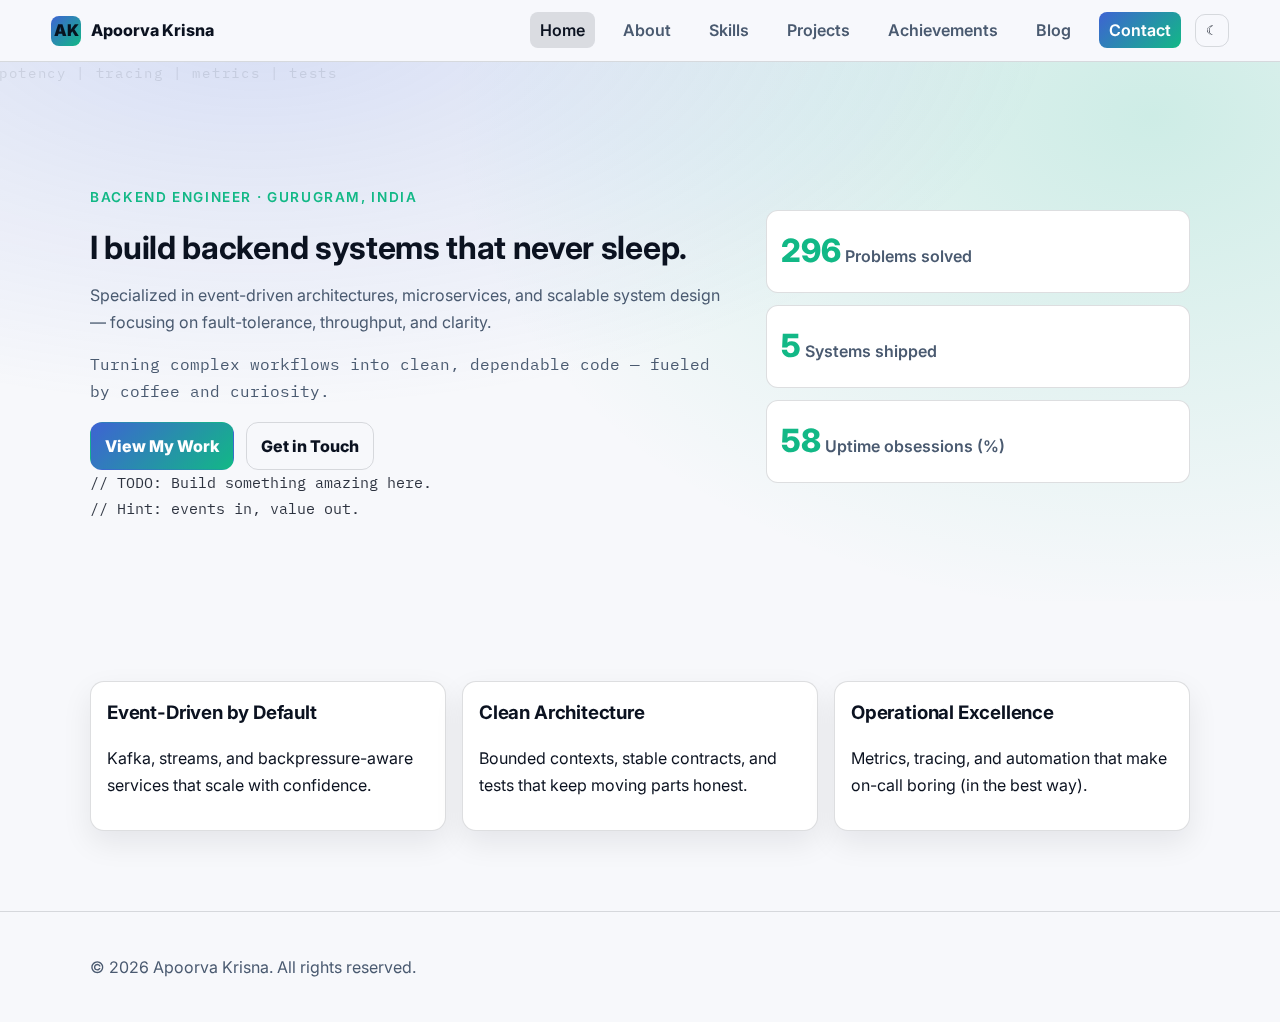
<file: index.html>
<!DOCTYPE html>
<html lang="en" data-theme="dark">
  <head>
    <meta charset="utf-8" />
    <meta name="viewport" content="width=device-width, initial-scale=1" />
    <meta name="description" content="Apoorva Krisna — Backend Software Engineer in Gurugram, India. Portfolio, projects, writing, and contact." />
    <title>Apoorva Krisna — Backend Engineer</title>

    <meta property="og:title" content="Apoorva Krisna — Backend Engineer" />
    <meta property="og:description" content="Event‑driven architectures, microservices, and scalable system design." />
    <meta property="og:type" content="website" />
    <meta property="og:url" content="https://apoorvakrisna.com/" />
    <meta property="og:image" content="https://apoorvakrisna.com/profile.jpeg" />
    <meta name="twitter:card" content="summary_large_image" />
    <meta name="theme-color" content="#1e3a8a" />

    <link rel="preconnect" href="https://fonts.googleapis.com" />
    <link rel="preconnect" href="https://fonts.gstatic.com" crossorigin />
    <link href="https://fonts.googleapis.com/css2?family=Inter:wght@300;400;500;600;700;800&family=IBM+Plex+Mono:wght@400;600&display=swap" rel="stylesheet" />

    <link rel="stylesheet" href="./styles.css" />
    <link rel="icon" type="image/jpeg" href="./profile.jpeg" />
  </head>
  <body>
    <header class="site-header">
      <a class="brand" href="index.html" aria-label="Home">
        <span class="brand-mark">AK</span>
        <span class="brand-text">Apoorva Krisna</span>
      </a>
      <nav class="site-nav" id="siteNav" aria-label="Primary">
        <ul>
          <li><a href="index.html">Home</a></li>
          <li><a href="about.html">About</a></li>
          <li><a href="skills.html">Skills</a></li>
          <li><a href="projects.html">Projects</a></li>
          <li><a href="achievements.html">Achievements</a></li>
          <li><a href="blog.html">Blog</a></li>
          <li><a class="cta" href="contact.html">Contact</a></li>
        </ul>
      </nav>
      <button class="nav-toggle" id="navToggle" aria-label="Toggle navigation" aria-expanded="false">
        <span class="nav-toggle-bar"></span>
        <span class="nav-toggle-bar"></span>
        <span class="nav-toggle-bar"></span>
      </button>
      <button class="theme-toggle" id="themeToggle" aria-label="Toggle color theme">☾</button>
    </header>

    <main>
      <section class="hero-landing">
        <div class="code-bg" aria-hidden="true"></div>
        <div class="container hero-inner">
          <div class="hero-copy reveal">
            <p class="eyebrow">Backend Engineer · Gurugram, India</p>
            <h1>I build backend systems that never sleep.</h1>
            <p class="subtitle">
              Specialized in event-driven architectures, microservices, and scalable
              system design — focusing on fault-tolerance, throughput, and clarity.
            </p>
            <p class="microcopy">Turning complex workflows into clean, dependable code — fueled by coffee and curiosity.</p>
            <div class="hero-cta">
              <a class="btn btn-primary" href="projects.html">View My Work</a>
              <a class="btn btn-outline" href="contact.html">Get in Touch</a>
            </div>
            <div class="callout code-flair">
              <pre><code>// TODO: Build something amazing here.
// Hint: events in, value out.
</code></pre>
            </div>
          </div>
          <aside class="hero-aside reveal">
            <div class="stat">
              <span class="stat-num" data-counter="500">0</span>
              <span class="stat-label">Problems solved</span>
            </div>
            <div class="stat">
              <span class="stat-num" data-counter="9">0</span>
              <span class="stat-label">Systems shipped</span>
            </div>
            <div class="stat">
              <span class="stat-num" data-counter="99">0</span>
              <span class="stat-label">Uptime obsessions (%)</span>
            </div>
          </aside>
        </div>
      </section>

      <section class="section container features">
        <article class="feature reveal">
          <h3>Event-Driven by Default</h3>
          <p>Kafka, streams, and backpressure-aware services that scale with confidence.</p>
        </article>
        <article class="feature reveal">
          <h3>Clean Architecture</h3>
          <p>Bounded contexts, stable contracts, and tests that keep moving parts honest.</p>
        </article>
        <article class="feature reveal">
          <h3>Operational Excellence</h3>
          <p>Metrics, tracing, and automation that make on-call boring (in the best way).</p>
        </article>
      </section>
    </main>

    <footer class="site-footer">
      <div class="container">
        <p>© <span id="year"></span> Apoorva Krisna. All rights reserved.</p>
      </div>
    </footer>

    <script src="./script.js" defer></script>
  </body>
</html>
</file>
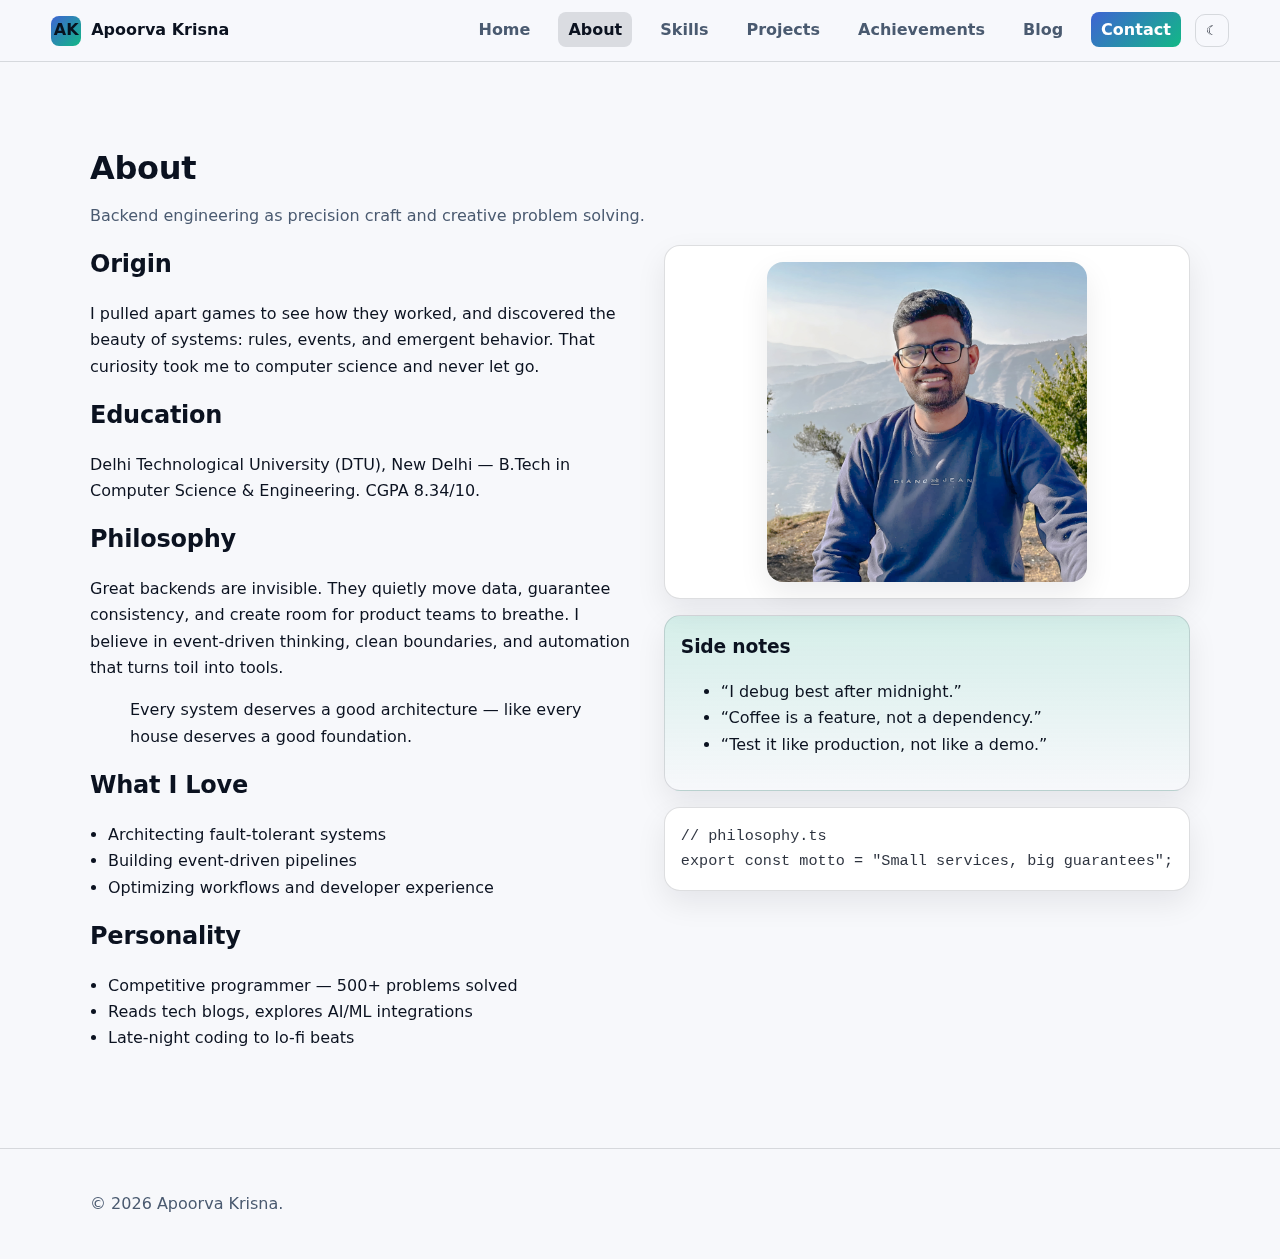
<file: about.html>
<!DOCTYPE html>
<html lang="en" data-theme="dark">
  <head>
    <meta charset="utf-8" />
    <meta name="viewport" content="width=device-width, initial-scale=1" />
    <title>About — Apoorva Krisna</title>
    <link rel="stylesheet" href="./styles.css" />
    <link rel="icon" type="image/jpeg" href="./profile.jpeg" />
  </head>
  <body>
    <header class="site-header">
      <a class="brand" href="index.html"><span class="brand-mark">AK</span><span class="brand-text">Apoorva Krisna</span></a>
      <nav class="site-nav" id="siteNav" aria-label="Primary">
        <ul>
          <li><a href="index.html">Home</a></li>
          <li><a href="about.html">About</a></li>
          <li><a href="skills.html">Skills</a></li>
          <li><a href="projects.html">Projects</a></li>
          <li><a href="achievements.html">Achievements</a></li>
          <li><a href="blog.html">Blog</a></li>
          <li><a class="cta" href="contact.html">Contact</a></li>
        </ul>
      </nav>
      <button class="nav-toggle" id="navToggle" aria-label="Toggle navigation" aria-expanded="false">
        <span class="nav-toggle-bar"></span><span class="nav-toggle-bar"></span><span class="nav-toggle-bar"></span>
      </button>
      <button class="theme-toggle" id="themeToggle" aria-label="Toggle color theme">☾</button>
    </header>

    <main class="container section">
      <header class="page-header reveal">
        <h1>About</h1>
        <p class="subtitle">Backend engineering as precision craft and creative problem solving.</p>
      </header>

      <div class="about-layout">
        <article class="about-main reveal">
          <h2>Origin</h2>
          <p>I pulled apart games to see how they worked, and discovered the beauty of systems: rules, events, and emergent behavior. That curiosity took me to computer science and never let go.</p>

          <h2>Education</h2>
          <p>Delhi Technological University (DTU), New Delhi — B.Tech in Computer Science & Engineering. CGPA 8.34/10.</p>

          <h2>Philosophy</h2>
          <p>Great backends are invisible. They quietly move data, guarantee consistency, and create room for product teams to breathe. I believe in event-driven thinking, clean boundaries, and automation that turns toil into tools.</p>

          <blockquote class="quote">
            <p>Every system deserves a good architecture — like every house deserves a good foundation.</p>
          </blockquote>

          <h2>What I Love</h2>
          <ul class="list">
            <li>Architecting fault-tolerant systems</li>
            <li>Building event-driven pipelines</li>
            <li>Optimizing workflows and developer experience</li>
          </ul>

          <h2>Personality</h2>
          <ul class="list">
            <li>Competitive programmer — 500+ problems solved</li>
            <li>Reads tech blogs, explores AI/ML integrations</li>
            <li>Late-night coding to lo-fi beats</li>
          </ul>
        </article>

        <aside class="about-side reveal">
          <div class="card profile-photo">
            <img src="./profile.jpeg" alt="Apoorva Krisna profile photo" />
          </div>
          <div class="card note">
            <h3>Side notes</h3>
            <ul>
              <li>“I debug best after midnight.”</li>
              <li>“Coffee is a feature, not a dependency.”</li>
              <li>“Test it like production, not like a demo.”</li>
            </ul>
          </div>
          <div class="card code-flair">
            <pre><code>// philosophy.ts
export const motto = "Small services, big guarantees";
</code></pre>
          </div>
        </aside>
      </div>
    </main>

    <footer class="site-footer"><div class="container"><p>© <span id="year"></span> Apoorva Krisna.</p></div></footer>
    <script src="./script.js" defer></script>
  </body>
</html>
</file>
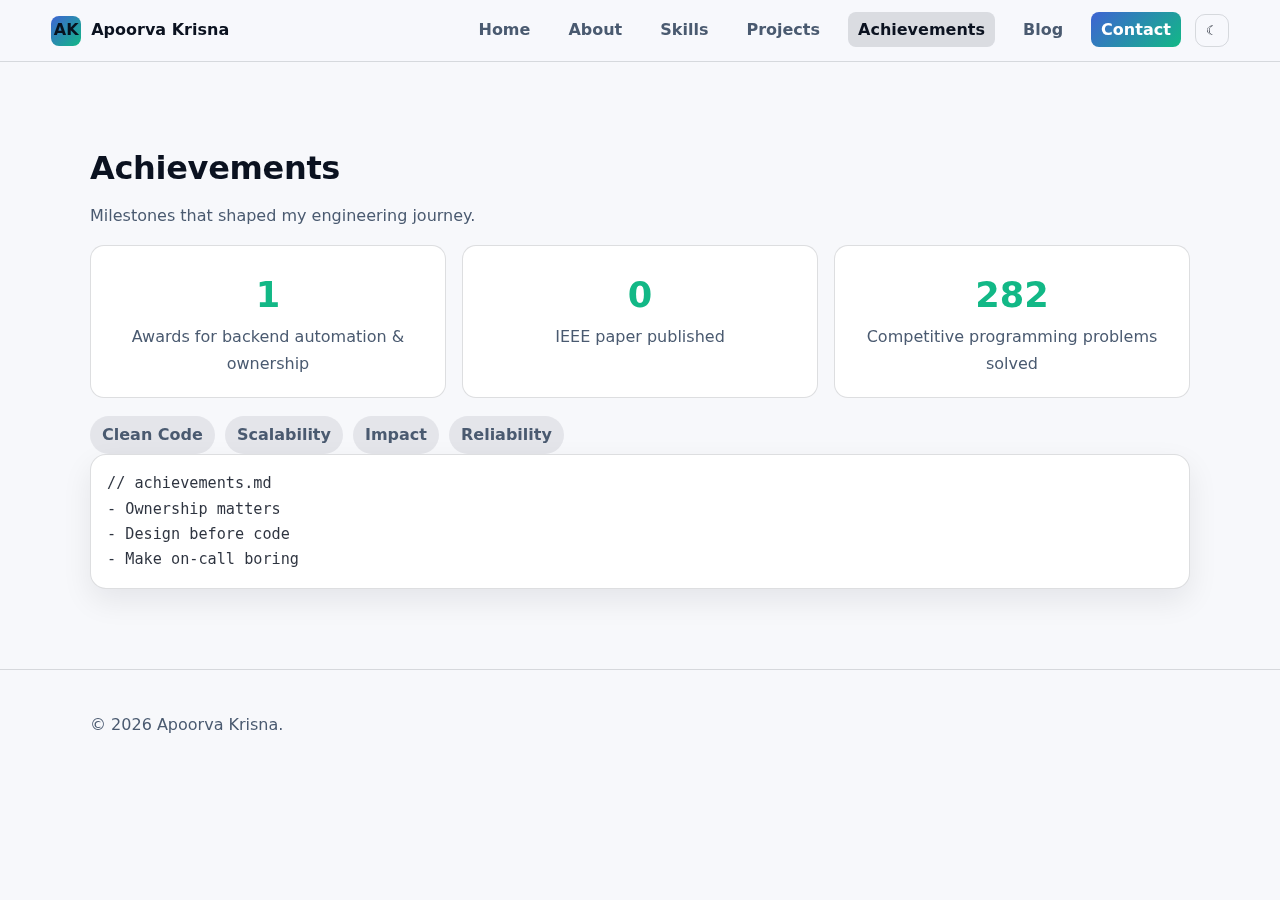
<file: achievements.html>
<!DOCTYPE html>
<html lang="en" data-theme="dark">
  <head>
    <meta charset="utf-8" />
    <meta name="viewport" content="width=device-width, initial-scale=1" />
    <title>Achievements — Apoorva Krisna</title>
    <link rel="stylesheet" href="./styles.css" />
    <link rel="icon" type="image/jpeg" href="./profile.jpeg" />
  </head>
  <body>
    <header class="site-header">
      <a class="brand" href="index.html"><span class="brand-mark">AK</span><span class="brand-text">Apoorva Krisna</span></a>
      <nav class="site-nav" id="siteNav" aria-label="Primary">
        <ul>
          <li><a href="index.html">Home</a></li>
          <li><a href="about.html">About</a></li>
          <li><a href="skills.html">Skills</a></li>
          <li><a href="projects.html">Projects</a></li>
          <li><a href="achievements.html">Achievements</a></li>
          <li><a href="blog.html">Blog</a></li>
          <li><a class="cta" href="contact.html">Contact</a></li>
        </ul>
      </nav>
      <button class="nav-toggle" id="navToggle" aria-label="Toggle navigation" aria-expanded="false">
        <span class="nav-toggle-bar"></span><span class="nav-toggle-bar"></span><span class="nav-toggle-bar"></span>
      </button>
      <button class="theme-toggle" id="themeToggle" aria-label="Toggle color theme">☾</button>
    </header>

    <main class="container section">
      <header class="page-header reveal">
        <h1>Achievements</h1>
        <p class="subtitle">Milestones that shaped my engineering journey.</p>
      </header>

      <section class="counters" aria-label="Achievement counters">
        <div class="counter-card reveal">
          <div class="counter-num" data-counter="3">0</div>
          <div class="counter-label">Awards for backend automation & ownership</div>
        </div>
        <div class="counter-card reveal">
          <div class="counter-num" data-counter="1">0</div>
          <div class="counter-label">IEEE paper published</div>
        </div>
        <div class="counter-card reveal">
          <div class="counter-num" data-counter="500">0</div>
          <div class="counter-label">Competitive programming problems solved</div>
        </div>
      </section>

      <section class="badges reveal">
        <span class="badge">Clean Code</span>
        <span class="badge">Scalability</span>
        <span class="badge">Impact</span>
        <span class="badge">Reliability</span>
      </section>

      <div class="card code-flair reveal">
        <pre><code>// achievements.md
- Ownership matters
- Design before code
- Make on-call boring
</code></pre>
      </div>
    </main>

    <footer class="site-footer"><div class="container"><p>© <span id="year"></span> Apoorva Krisna.</p></div></footer>
    <script src="./script.js" defer></script>
  </body>
</html>
</file>
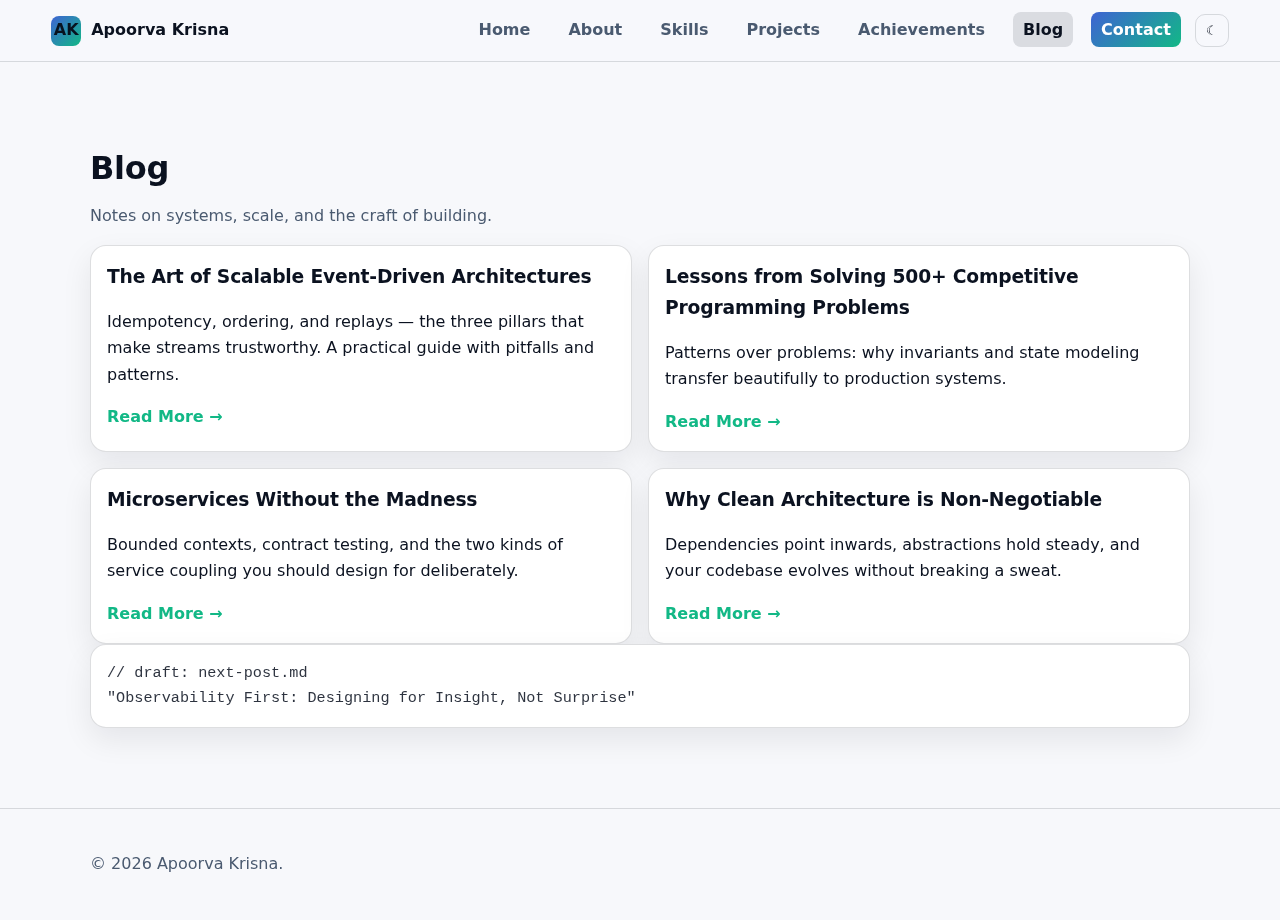
<file: blog.html>
<!DOCTYPE html>
<html lang="en" data-theme="dark">
  <head>
    <meta charset="utf-8" />
    <meta name="viewport" content="width=device-width, initial-scale=1" />
    <title>Blog — Apoorva Krisna</title>
    <link rel="stylesheet" href="./styles.css" />
    <link rel="icon" type="image/jpeg" href="./profile.jpeg" />
  </head>
  <body>
    <header class="site-header">
      <a class="brand" href="index.html"><span class="brand-mark">AK</span><span class="brand-text">Apoorva Krisna</span></a>
      <nav class="site-nav" id="siteNav" aria-label="Primary">
        <ul>
          <li><a href="index.html">Home</a></li>
          <li><a href="about.html">About</a></li>
          <li><a href="skills.html">Skills</a></li>
          <li><a href="projects.html">Projects</a></li>
          <li><a href="achievements.html">Achievements</a></li>
          <li><a href="blog.html">Blog</a></li>
          <li><a class="cta" href="contact.html">Contact</a></li>
        </ul>
      </nav>
      <button class="nav-toggle" id="navToggle" aria-label="Toggle navigation" aria-expanded="false">
        <span class="nav-toggle-bar"></span><span class="nav-toggle-bar"></span><span class="nav-toggle-bar"></span>
      </button>
      <button class="theme-toggle" id="themeToggle" aria-label="Toggle color theme">☾</button>
    </header>

    <main class="container section">
      <header class="page-header reveal">
        <h1>Blog</h1>
        <p class="subtitle">Notes on systems, scale, and the craft of building.</p>
      </header>

      <div class="blog-grid">
        <article class="card blog-card reveal">
          <h3>The Art of Scalable Event-Driven Architectures</h3>
          <p>Idempotency, ordering, and replays — the three pillars that make streams trustworthy. A practical guide with pitfalls and patterns.</p>
          <a class="read-more" href="#">Read More →</a>
        </article>
        <article class="card blog-card reveal">
          <h3>Lessons from Solving 500+ Competitive Programming Problems</h3>
          <p>Patterns over problems: why invariants and state modeling transfer beautifully to production systems.</p>
          <a class="read-more" href="#">Read More →</a>
        </article>
        <article class="card blog-card reveal">
          <h3>Microservices Without the Madness</h3>
          <p>Bounded contexts, contract testing, and the two kinds of service coupling you should design for deliberately.</p>
          <a class="read-more" href="#">Read More →</a>
        </article>
        <article class="card blog-card reveal">
          <h3>Why Clean Architecture is Non-Negotiable</h3>
          <p>Dependencies point inwards, abstractions hold steady, and your codebase evolves without breaking a sweat.</p>
          <a class="read-more" href="#">Read More →</a>
        </article>
      </div>

      <div class="card code-flair reveal">
        <pre><code>// draft: next-post.md
"Observability First: Designing for Insight, Not Surprise"
</code></pre>
      </div>
    </main>

    <footer class="site-footer"><div class="container"><p>© <span id="year"></span> Apoorva Krisna.</p></div></footer>
    <script src="./script.js" defer></script>
  </body>
</html>
</file>
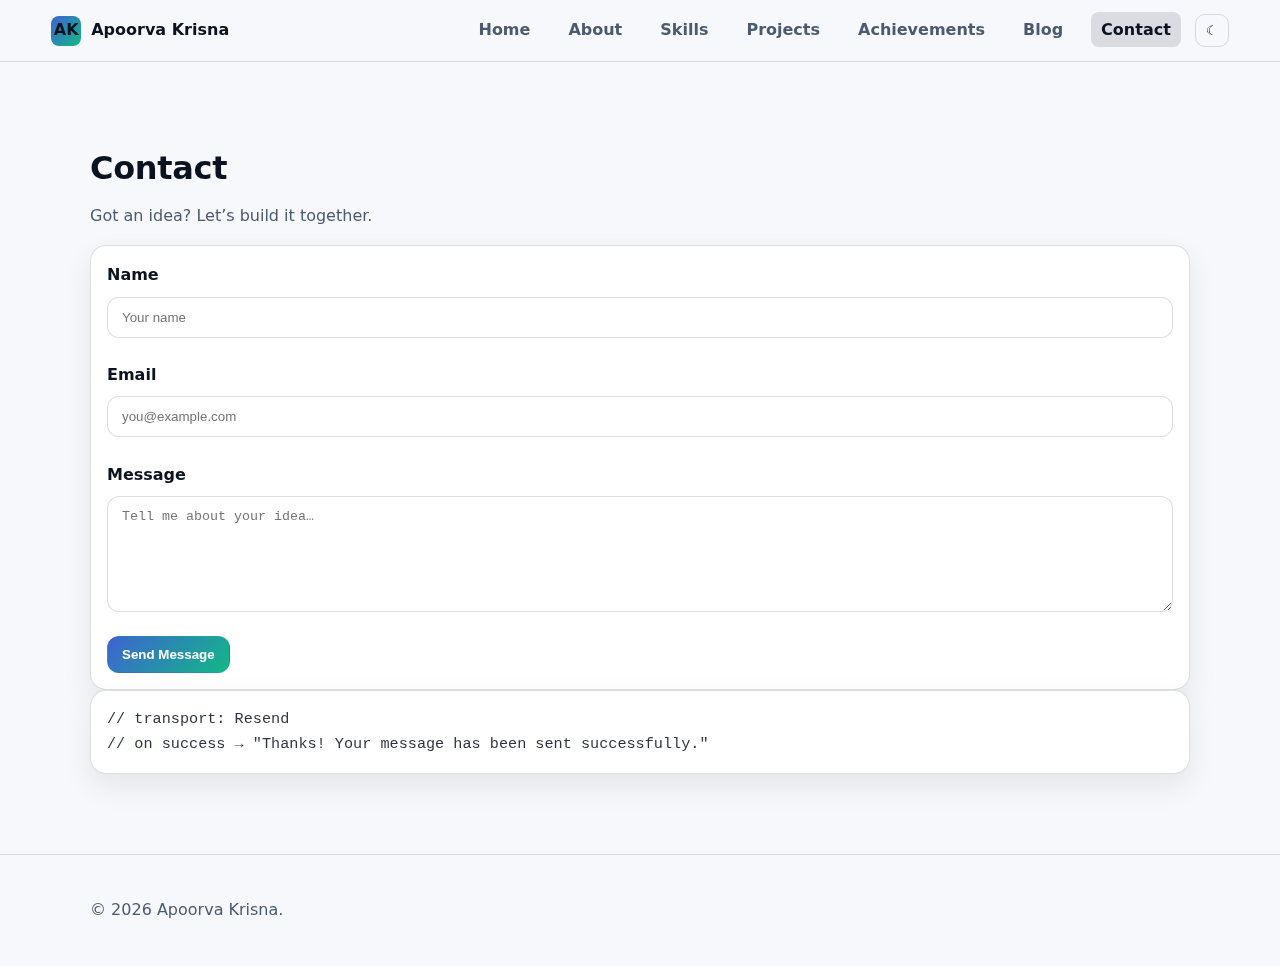
<file: contact.html>
<!DOCTYPE html>
<html lang="en" data-theme="dark">
  <head>
    <meta charset="utf-8" />
    <meta name="viewport" content="width=device-width, initial-scale=1" />
    <title>Contact — Apoorva Krisna</title>
    <link rel="stylesheet" href="./styles.css" />
    <link rel="icon" type="image/jpeg" href="./profile.jpeg" />
  </head>
  <body>
    <header class="site-header">
      <a class="brand" href="index.html"><span class="brand-mark">AK</span><span class="brand-text">Apoorva Krisna</span></a>
      <nav class="site-nav" id="siteNav" aria-label="Primary">
        <ul>
          <li><a href="index.html">Home</a></li>
          <li><a href="about.html">About</a></li>
          <li><a href="skills.html">Skills</a></li>
          <li><a href="projects.html">Projects</a></li>
          <li><a href="achievements.html">Achievements</a></li>
          <li><a href="blog.html">Blog</a></li>
          <li><a class="cta" href="contact.html">Contact</a></li>
        </ul>
      </nav>
      <button class="nav-toggle" id="navToggle" aria-label="Toggle navigation" aria-expanded="false">
        <span class="nav-toggle-bar"></span><span class="nav-toggle-bar"></span><span class="nav-toggle-bar"></span>
      </button>
      <button class="theme-toggle" id="themeToggle" aria-label="Toggle color theme">☾</button>
    </header>

    <main class="container section">
      <header class="page-header reveal">
        <h1>Contact</h1>
        <p class="subtitle">Got an idea? Let’s build it together.</p>
      </header>

      <form id="contactForm" class="contact-form card reveal" novalidate>
        <div class="form-row">
          <label for="name">Name</label>
          <input id="name" name="name" type="text" placeholder="Your name" required />
          <span class="field-hint" data-for="name"></span>
        </div>
        <div class="form-row">
          <label for="email">Email</label>
          <input id="email" name="email" type="email" placeholder="you@example.com" required />
          <span class="field-hint" data-for="email"></span>
        </div>
        <div class="form-row">
          <label for="message">Message</label>
          <textarea id="message" name="message" rows="6" placeholder="Tell me about your idea…" required></textarea>
          <span class="field-hint" data-for="message"></span>
        </div>
        <div class="form-actions">
          <button type="submit" class="btn btn-primary">Send Message</button>
          <p class="form-status" id="formStatus" role="status" aria-live="polite"></p>
        </div>
      </form>

      <div class="card code-flair reveal">
        <pre><code>// transport: Resend
// on success → "Thanks! Your message has been sent successfully."
</code></pre>
      </div>
    </main>

    <footer class="site-footer"><div class="container"><p>© <span id="year"></span> Apoorva Krisna.</p></div></footer>
    <script src="./script.js" defer></script>
  </body>
</html>
</file>
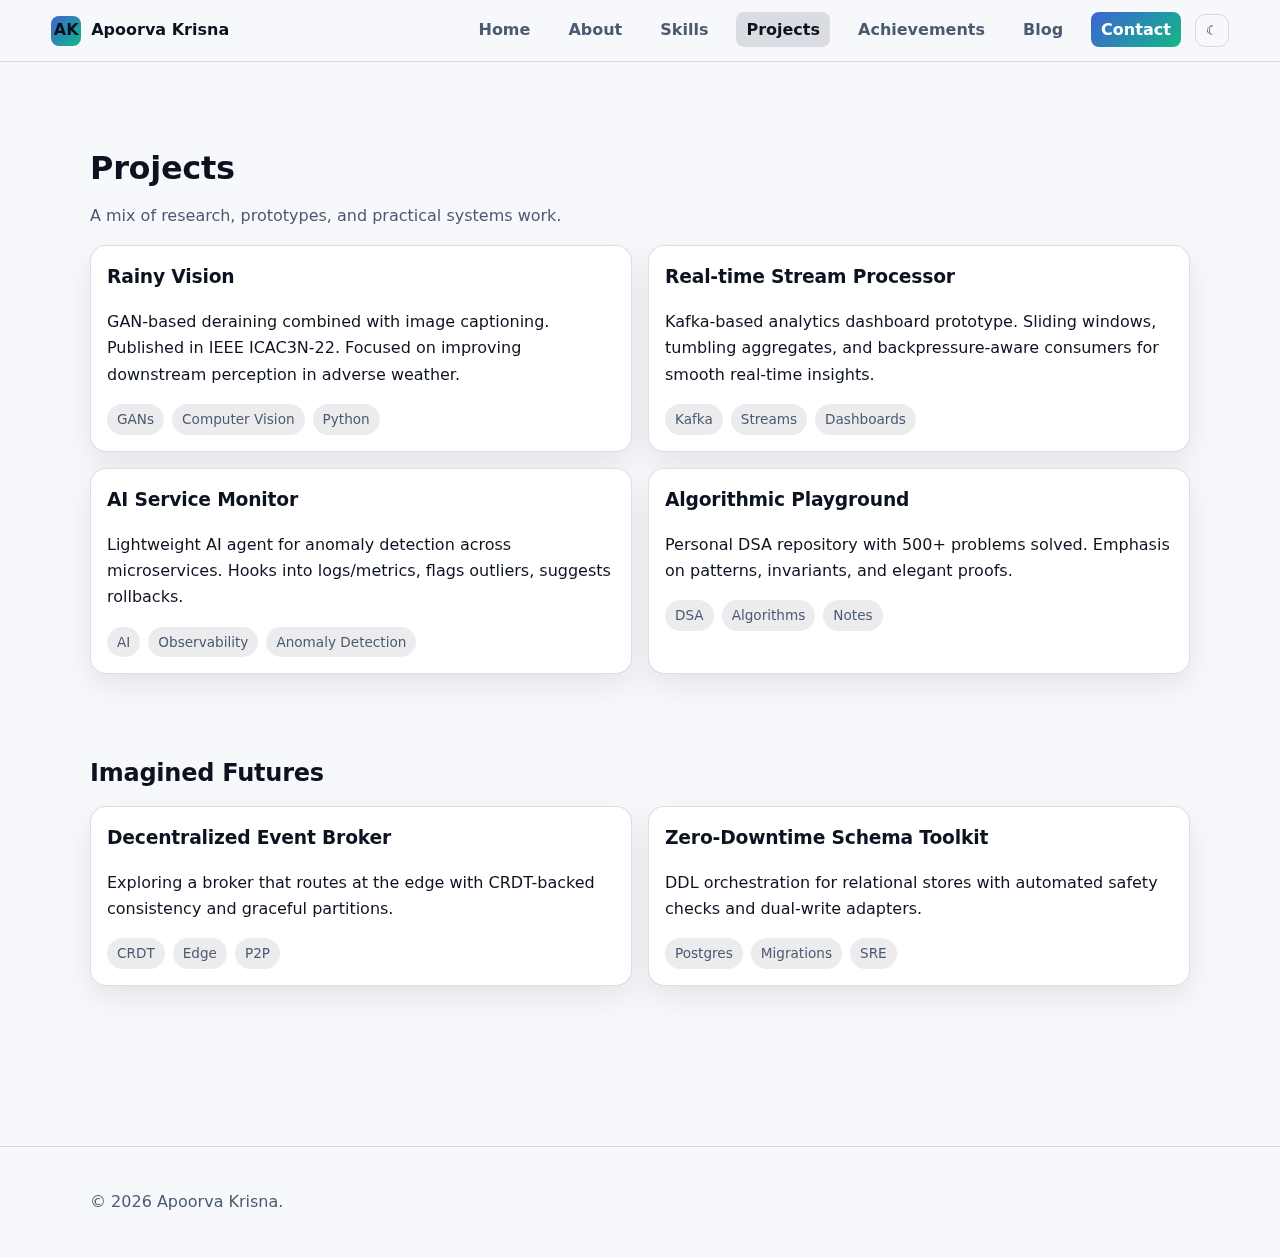
<file: projects.html>
<!DOCTYPE html>
<html lang="en" data-theme="dark">
  <head>
    <meta charset="utf-8" />
    <meta name="viewport" content="width=device-width, initial-scale=1" />
    <title>Projects — Apoorva Krisna</title>
    <link rel="stylesheet" href="./styles.css" />
    <link rel="icon" type="image/jpeg" href="./profile.jpeg" />
  </head>
  <body>
    <header class="site-header">
      <a class="brand" href="index.html"><span class="brand-mark">AK</span><span class="brand-text">Apoorva Krisna</span></a>
      <nav class="site-nav" id="siteNav" aria-label="Primary">
        <ul>
          <li><a href="index.html">Home</a></li>
          <li><a href="about.html">About</a></li>
          <li><a href="skills.html">Skills</a></li>
          <li><a href="projects.html">Projects</a></li>
          <li><a href="achievements.html">Achievements</a></li>
          <li><a href="blog.html">Blog</a></li>
          <li><a class="cta" href="contact.html">Contact</a></li>
        </ul>
      </nav>
      <button class="nav-toggle" id="navToggle" aria-label="Toggle navigation" aria-expanded="false">
        <span class="nav-toggle-bar"></span><span class="nav-toggle-bar"></span><span class="nav-toggle-bar"></span>
      </button>
      <button class="theme-toggle" id="themeToggle" aria-label="Toggle color theme">☾</button>
    </header>

    <main class="container section">
      <header class="page-header reveal">
        <h1>Projects</h1>
        <p class="subtitle">A mix of research, prototypes, and practical systems work.</p>
      </header>

      <div class="projects-grid">
        <article class="card project reveal">
          <h3>Rainy Vision</h3>
          <p>GAN-based deraining combined with image captioning. Published in IEEE ICAC3N-22. Focused on improving downstream perception in adverse weather.</p>
          <ul class="tags"><li>GANs</li><li>Computer Vision</li><li>Python</li></ul>
        </article>

        <article class="card project reveal">
          <h3>Real-time Stream Processor</h3>
          <p>Kafka-based analytics dashboard prototype. Sliding windows, tumbling aggregates, and backpressure-aware consumers for smooth real-time insights.</p>
          <ul class="tags"><li>Kafka</li><li>Streams</li><li>Dashboards</li></ul>
        </article>

        <article class="card project reveal">
          <h3>AI Service Monitor</h3>
          <p>Lightweight AI agent for anomaly detection across microservices. Hooks into logs/metrics, flags outliers, suggests rollbacks.</p>
          <ul class="tags"><li>AI</li><li>Observability</li><li>Anomaly Detection</li></ul>
        </article>

        <article class="card project reveal">
          <h3>Algorithmic Playground</h3>
          <p>Personal DSA repository with 500+ problems solved. Emphasis on patterns, invariants, and elegant proofs.</p>
          <ul class="tags"><li>DSA</li><li>Algorithms</li><li>Notes</li></ul>
        </article>
      </div>

      <section class="section">
        <h2 class="reveal">Imagined Futures</h2>
        <div class="projects-grid">
          <article class="card project reveal">
            <h3>Decentralized Event Broker</h3>
            <p>Exploring a broker that routes at the edge with CRDT-backed consistency and graceful partitions.</p>
            <ul class="tags"><li>CRDT</li><li>Edge</li><li>P2P</li></ul>
          </article>
          <article class="card project reveal">
            <h3>Zero-Downtime Schema Toolkit</h3>
            <p>DDL orchestration for relational stores with automated safety checks and dual-write adapters.</p>
            <ul class="tags"><li>Postgres</li><li>Migrations</li><li>SRE</li></ul>
          </article>
        </div>
      </section>
    </main>

    <footer class="site-footer"><div class="container"><p>© <span id="year"></span> Apoorva Krisna.</p></div></footer>
    <script src="./script.js" defer></script>
  </body>
</html>
</file>
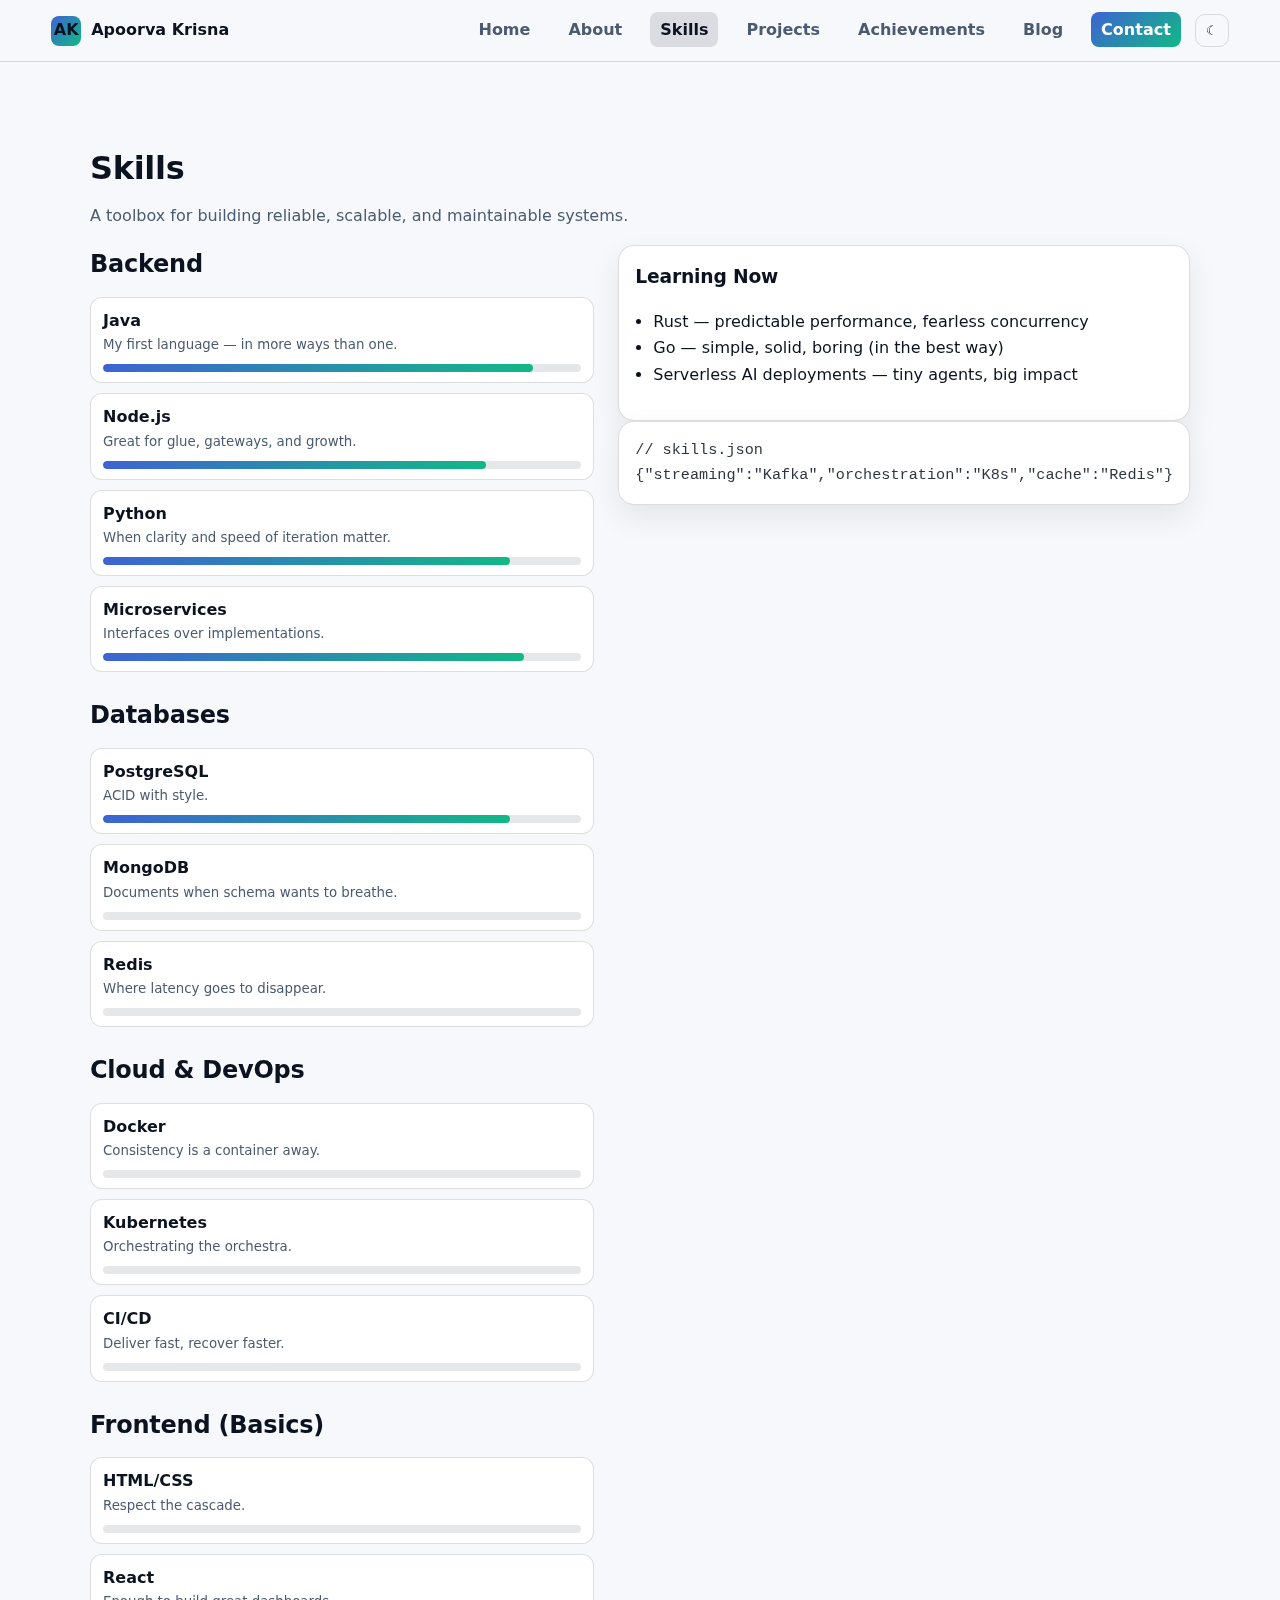
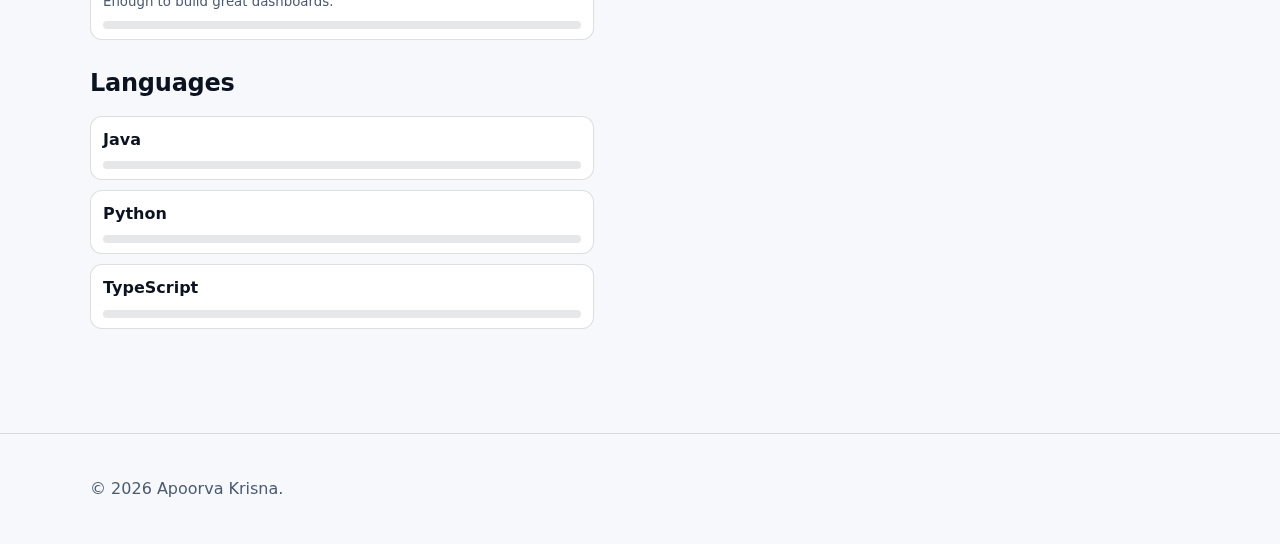
<file: skills.html>
<!DOCTYPE html>
<html lang="en" data-theme="dark">
  <head>
    <meta charset="utf-8" />
    <meta name="viewport" content="width=device-width, initial-scale=1" />
    <title>Skills — Apoorva Krisna</title>
    <link rel="stylesheet" href="./styles.css" />
    <link rel="icon" type="image/jpeg" href="./profile.jpeg" />
  </head>
  <body>
    <header class="site-header">
      <a class="brand" href="index.html"><span class="brand-mark">AK</span><span class="brand-text">Apoorva Krisna</span></a>
      <nav class="site-nav" id="siteNav" aria-label="Primary">
        <ul>
          <li><a href="index.html">Home</a></li>
          <li><a href="about.html">About</a></li>
          <li><a href="skills.html">Skills</a></li>
          <li><a href="projects.html">Projects</a></li>
          <li><a href="achievements.html">Achievements</a></li>
          <li><a href="blog.html">Blog</a></li>
          <li><a class="cta" href="contact.html">Contact</a></li>
        </ul>
      </nav>
      <button class="nav-toggle" id="navToggle" aria-label="Toggle navigation" aria-expanded="false">
        <span class="nav-toggle-bar"></span><span class="nav-toggle-bar"></span><span class="nav-toggle-bar"></span>
      </button>
      <button class="theme-toggle" id="themeToggle" aria-label="Toggle color theme">☾</button>
    </header>

    <main class="container section">
      <header class="page-header reveal">
        <h1>Skills</h1>
        <p class="subtitle">A toolbox for building reliable, scalable, and maintainable systems.</p>
      </header>

      <div class="grid-2">
        <section class="stack reveal">
          <h2>Backend</h2>
          <ul class="skill-items">
            <li><span>Java</span><small>My first language — in more ways than one.</small><div class="bar" data-pct="90"></div></li>
            <li><span>Node.js</span><small>Great for glue, gateways, and growth.</small><div class="bar" data-pct="80"></div></li>
            <li><span>Python</span><small>When clarity and speed of iteration matter.</small><div class="bar" data-pct="85"></div></li>
            <li><span>Microservices</span><small>Interfaces over implementations.</small><div class="bar" data-pct="88"></div></li>
          </ul>

          <h2>Databases</h2>
          <ul class="skill-items">
            <li><span>PostgreSQL</span><small>ACID with style.</small><div class="bar" data-pct="85"></div></li>
            <li><span>MongoDB</span><small>Documents when schema wants to breathe.</small><div class="bar" data-pct="70"></div></li>
            <li><span>Redis</span><small>Where latency goes to disappear.</small><div class="bar" data-pct="80"></div></li>
          </ul>

          <h2>Cloud & DevOps</h2>
          <ul class="skill-items">
            <li><span>Docker</span><small>Consistency is a container away.</small><div class="bar" data-pct="85"></div></li>
            <li><span>Kubernetes</span><small>Orchestrating the orchestra.</small><div class="bar" data-pct="68"></div></li>
            <li><span>CI/CD</span><small>Deliver fast, recover faster.</small><div class="bar" data-pct="80"></div></li>
          </ul>

          <h2>Frontend (Basics)</h2>
          <ul class="skill-items">
            <li><span>HTML/CSS</span><small>Respect the cascade.</small><div class="bar" data-pct="75"></div></li>
            <li><span>React</span><small>Enough to build great dashboards.</small><div class="bar" data-pct="65"></div></li>
          </ul>

          <h2>Languages</h2>
          <ul class="skill-items">
            <li><span>Java</span><div class="bar" data-pct="90"></div></li>
            <li><span>Python</span><div class="bar" data-pct="85"></div></li>
            <li><span>TypeScript</span><div class="bar" data-pct="70"></div></li>
          </ul>
        </section>

        <aside class="learn reveal">
          <div class="card">
            <h3>Learning Now</h3>
            <ul class="list">
              <li>Rust — predictable performance, fearless concurrency</li>
              <li>Go — simple, solid, boring (in the best way)</li>
              <li>Serverless AI deployments — tiny agents, big impact</li>
            </ul>
          </div>
          <div class="card code-flair">
            <pre><code>// skills.json
{"streaming":"Kafka","orchestration":"K8s","cache":"Redis"}
</code></pre>
          </div>
        </aside>
      </div>
    </main>

    <footer class="site-footer"><div class="container"><p>© <span id="year"></span> Apoorva Krisna.</p></div></footer>
    <script src="./script.js" defer></script>
  </body>
</html>
</file>
<file: styles.css>
:root {
  --bg: #0b1220;               /* deep blue */
  --surface: #0f1a2e;          /* darker panel */
  --panel: #13233d;            /* cards */
  --text: #e6ecf3;             /* warm grey text */
  --muted: #9eb0c7;            /* muted */
  --primary: #1e3a8a;          /* bold tech blue */
  --primary-2: #2e4fb2;        /* lighter blue */
  --accent: #12b886;           /* accent green */
  --ring: rgba(18, 184, 134, 0.35);
  --border: color-mix(in lab, var(--text) 12%, transparent);
  --shadow: 0 10px 30px rgba(2, 6, 23, 0.3);
}

html[data-theme="light"] {
  --bg: #f7f8fb;
  --surface: #ffffff;
  --panel: #ffffff;
  --text: #0b1220;
  --muted: #4a5a70;
  --primary: #274690;
  --primary-2: #3e63d3;
  --accent: #12b886;
  --ring: rgba(62, 99, 211, 0.25);
  --border: color-mix(in lab, var(--text) 14%, transparent);
  --shadow: 0 12px 30px rgba(2, 6, 23, 0.08);
}

* { box-sizing: border-box; }
html, body { margin: 0; padding: 0; }

body {
  font-family: Inter, ui-sans-serif, system-ui, -apple-system, Segoe UI, Roboto, Helvetica, Arial;
  background: var(--bg);
  color: var(--text);
  line-height: 1.65;
}

.container { width: min(1100px, 92vw); margin-inline: auto; }
.section { padding: 80px 0; }

h1, h2, h3 { margin: 0 0 12px; letter-spacing: -0.01em; }
.subtitle { color: var(--muted); margin-top: -4px; }
.eyebrow { color: var(--accent); text-transform: uppercase; letter-spacing: .12em; font-weight: 600; font-size: .85rem; }

/* Header */
.site-header {
  position: sticky; top: 0; z-index: 1000; display: grid; grid-template-columns: 1fr auto auto; gap: 14px; align-items: center;
  padding: 14px 4vw; background: color-mix(in lab, var(--bg) 86%, transparent); backdrop-filter: saturate(180%) blur(10px);
  border-bottom: 1px solid var(--border);
}
.brand { display: inline-flex; gap: 10px; align-items: center; color: var(--text); text-decoration: none; font-weight: 800; }
.brand-mark { display: inline-grid; place-items: center; width: 30px; height: 30px; border-radius: 8px; background: linear-gradient(135deg, var(--primary-2), var(--accent)); color: #07121f; font-weight: 900; }
.site-nav ul { display: flex; gap: 18px; list-style: none; padding: 0; margin: 0; }
.site-nav a { color: var(--muted); text-decoration: none; font-weight: 600; padding: 8px 10px; border-radius: 8px; }
.site-nav a:hover { color: var(--text); background: color-mix(in lab, var(--text) 8%, transparent); }
.site-nav a.active { color: var(--text); background: color-mix(in lab, var(--text) 12%, transparent); }
.site-nav .cta { color: white; background: linear-gradient(135deg, var(--primary-2), var(--accent)); }

.theme-toggle, .nav-toggle { margin-left: auto; background: transparent; color: var(--text); border: 1px solid var(--border); padding: 8px 10px; border-radius: 10px; cursor: pointer; }
.nav-toggle { display: none; width: 42px; height: 42px; align-items: center; justify-content: center; gap: 4px; }
.nav-toggle-bar { width: 18px; height: 2px; background: var(--text); display: block; }

@media (max-width: 860px) {
  .nav-toggle { display: inline-flex; }
  .site-nav { position: fixed; inset: 58px 14px auto; background: var(--surface); border: 1px solid var(--border); border-radius: 12px; box-shadow: var(--shadow); padding: 12px; display: none; }
  .site-nav.open { display: block; }
  .site-nav ul { flex-direction: column; gap: 6px; }
}

/* Hero Landing */
.hero-landing { position: relative; overflow: hidden; padding: 110px 0 80px; background: radial-gradient(800px 400px at 20% -10%, rgba(62,99,211,.18), transparent), radial-gradient(700px 500px at 90% 10%, rgba(18,184,134,.18), transparent); }
.hero-inner { display: grid; grid-template-columns: 1.2fr .8fr; gap: 40px; align-items: center; }
.hero-cta { display: flex; gap: 12px; margin-top: 18px; }
.microcopy { color: var(--muted); margin-top: 10px; font-family: "IBM Plex Mono", ui-monospace, SFMono-Regular, Menlo, Consolas, monospace; }

@media (max-width: 980px) { .hero-inner { grid-template-columns: 1fr; } }

/* Subtle code background animation */
.code-bg::before {
  content: "{ } -> () => {} // stream | retry | backoff | saga | outbox | idempotency | tracing | metrics | tests ";
  position: absolute; inset: 0; pointer-events: none; white-space: nowrap; color: color-mix(in lab, var(--text) 10%, transparent);
  font-family: "IBM Plex Mono", ui-monospace, SFMono-Regular, Menlo, Consolas, monospace; font-size: 14px; letter-spacing: .12em;
  transform: translateX(-50%);
  animation: marquee 24s linear infinite;
}
@keyframes marquee { from { transform: translateX(-50%); } to { transform: translateX(-10%); } }

/* Features */
.features { display: grid; grid-template-columns: repeat(3, 1fr); gap: 16px; }
.feature { background: var(--panel); border: 1px solid var(--border); border-radius: 14px; padding: 16px; box-shadow: var(--shadow); }
@media (max-width: 980px) { .features { grid-template-columns: 1fr; } }

/* About layout */
.about-layout { display: grid; grid-template-columns: 1.2fr .8fr; gap: 24px; }
.about-side .card { margin-bottom: 16px; }
.profile-photo img { width: 100%; max-width: 320px; aspect-ratio: 1 / 1; object-fit: cover; border-radius: 16px; box-shadow: var(--shadow); display: block; margin: 0 auto; }
@media (max-width: 980px) { .about-layout { grid-template-columns: 1fr; } }

/* Cards */
.card { background: var(--panel); border: 1px solid var(--border); border-radius: 16px; box-shadow: var(--shadow); padding: 16px; }
.note { background: linear-gradient(180deg, color-mix(in lab, var(--accent) 15%, transparent), transparent); }
.code-flair pre { margin: 0; color: color-mix(in lab, var(--text) 86%, transparent); }
.code-flair code { font-family: "IBM Plex Mono", ui-monospace, SFMono-Regular, Menlo, Consolas, monospace; font-size: .95rem; }

/* Projects */
.projects-grid { display: grid; grid-template-columns: repeat(2, 1fr); gap: 16px; }
@media (max-width: 900px) { .projects-grid { grid-template-columns: 1fr; } }
.project .tags { display: flex; gap: 8px; list-style: none; padding: 0; margin: 10px 0 0; }
.tags li { font-size: .85rem; color: var(--muted); background: color-mix(in lab, var(--text) 8%, transparent); border-radius: 999px; padding: 4px 10px; }

/* Skills */
.grid-2 { display: grid; grid-template-columns: 1.1fr .9fr; gap: 24px; }
@media (max-width: 980px) { .grid-2 { grid-template-columns: 1fr; } }
.skill-items { list-style: none; padding: 0; margin: 10px 0 24px; display: grid; gap: 10px; }
.skill-items li { background: var(--panel); border: 1px solid var(--border); border-radius: 12px; padding: 10px 12px; }
.skill-items li span { font-weight: 700; }
.skill-items li small { color: var(--muted); display: block; }
.bar { height: 8px; margin-top: 8px; background: color-mix(in lab, var(--text) 10%, transparent); border-radius: 999px; overflow: hidden; }
.bar::after { content: ""; display: block; height: 100%; width: 0; background: linear-gradient(90deg, var(--primary-2), var(--accent)); border-radius: inherit; transition: width 1200ms cubic-bezier(.2,.8,.2,1); }
.bar.filled::after { width: var(--pct, 0%); }

/* Counters & Badges */
.hero-aside { display: grid; gap: 12px; }
.stat { background: var(--panel); border: 1px solid var(--border); border-radius: 12px; padding: 14px; }
.stat-num { font-size: 2rem; font-weight: 800; color: var(--accent); }
.stat-label { color: var(--muted); font-weight: 600; }

.counters { display: grid; grid-template-columns: repeat(3, 1fr); gap: 16px; }
.counter-card { text-align: center; background: var(--panel); border: 1px solid var(--border); border-radius: 14px; padding: 20px; }
.counter-num { font-size: 2.2rem; font-weight: 900; color: var(--accent); }
.counter-label { color: var(--muted); }
@media (max-width: 900px) { .counters { grid-template-columns: 1fr; } }

.badges { display: flex; flex-wrap: wrap; gap: 10px; margin-top: 18px; }
.badge { background: color-mix(in lab, var(--text) 8%, transparent); color: var(--muted); border-radius: 999px; padding: 6px 12px; font-weight: 700; }

/* Blog */
.blog-grid { display: grid; grid-template-columns: repeat(2, 1fr); gap: 16px; }
@media (max-width: 900px) { .blog-grid { grid-template-columns: 1fr; } }
.blog-card .read-more { color: var(--accent); text-decoration: none; font-weight: 700; }

/* Lists */
.list { padding-left: 18px; }

/* Footer */
.site-footer { border-top: 1px solid var(--border); padding: 26px 0; color: var(--muted); }

/* Buttons */
.btn { display: inline-flex; align-items: center; justify-content: center; gap: 8px; padding: 10px 14px; border-radius: 12px; border: 1px solid transparent; text-decoration: none; font-weight: 800; cursor: pointer; }
.btn-primary { color: white; background: linear-gradient(135deg, var(--primary-2), var(--accent)); }
.btn-primary:hover { filter: brightness(1.05); }
.btn-outline { color: var(--text); background: transparent; border-color: var(--border); }
.btn-outline:hover { border-color: color-mix(in lab, var(--text) 22%, transparent); }

/* Forms */
.contact-form .form-row { display: grid; gap: 8px; }
label { font-weight: 700; }
input, textarea { color: var(--text); background: var(--surface); border: 1px solid var(--border); border-radius: 12px; padding: 12px 14px; outline: none; transition: border-color 120ms ease, box-shadow 120ms ease; }
input:focus, textarea:focus { border-color: var(--accent); box-shadow: 0 0 0 4px var(--ring); }
.field-hint { min-height: 1.2em; font-size: .85rem; color: var(--muted); }
.form-actions { display: flex; align-items: center; gap: 12px; }

/* Reveal on scroll */
.reveal { opacity: 0; transform: translateY(10px); transition: opacity 500ms ease, transform 500ms ease; }
.reveal.visible { opacity: 1; transform: translateY(0); }
</file>
